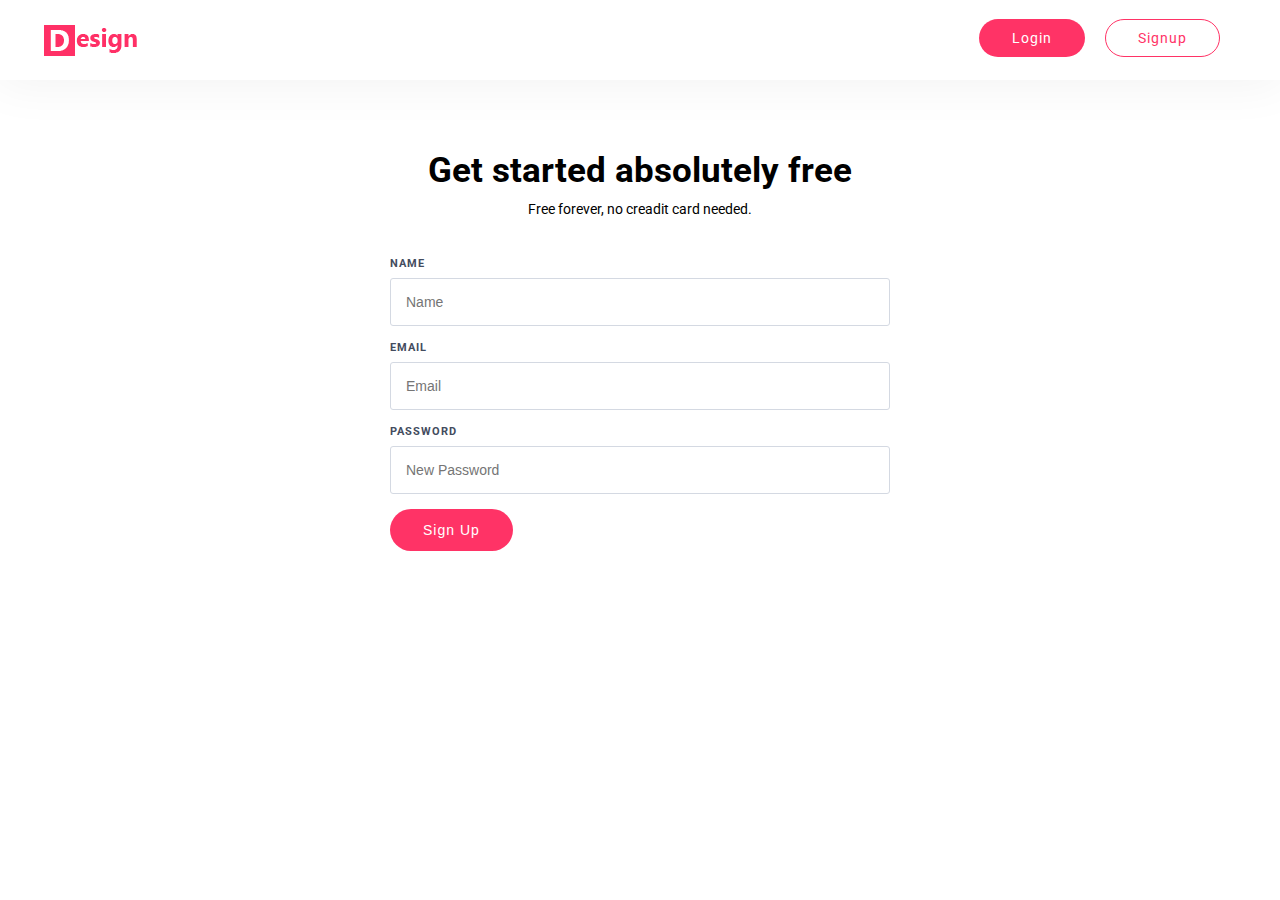
<file: index.html>
<!DOCTYPE html>
<html lang="en">
<head>
    <meta charset="UTF-8">
    <meta name="viewport" content="width=device-width, initial-scale=1.0">
    <link rel="preconnect" href="https://fonts.googleapis.com">
    <link rel="preconnect" href="https://fonts.gstatic.com" crossorigin>
    <link rel="stylesheet" href="https://fonts.googleapis.com/css2?family=Roboto:wght@300;400;500;700&display=swap">
    <link rel="stylesheet" href="assets/css/style.css">
    <title>Home Page</title>
</head>
<body>
    <!-- Navigation -->
    <nav id="nav">
        <ul class="left-nav">
            <li><a href=""><img class="logo" src="assets/images/logo.png" alt="Logo Design"></a></li>
        </ul>
        <div class="gap-h"></div>
        <ul class="right-nav">
            <li><a class="btn btn-sweet" href="">Login</a></li>
            <li><a class="btn btn-outline" href="">Signup</a></li>
        </ul>
    </nav>
    <!-- Navigation -->

    <!-- Form -->
    <section id="form">
        <div class="form-section">
            <div class="form--header">
                <h2>Get started absolutely free</h2>
                <p>Free forever, no creadit card needed.</p>
            </div>
            <div class="form--body">
                <form action="">
                    <div class="group">
                        <label for="name" class="form--label">Name</label>
                        <input type="text" name="" id="name" placeholder="Name" class="form--control">
                    </div>
                    <div class="group">
                        <label for="email" class="form--label">Email</label>
                        <input type="email" name="" id="email" placeholder="Email" class="form--control">
                    </div>
                    <div class="group">
                        <label for="password" class="form--label">Password</label>
                        <input type="password" name="" id="password" placeholder="New Password" class="form--control">
                    </div>
                    <div class="group">
                        <input type="submit" name="" value="Sign Up" class="btn btn-sweet btn-submit">
                    </div>
                </form>
            </div>
        </div>
    </section>
    <!-- Form -->
</body>
</html>
</file>
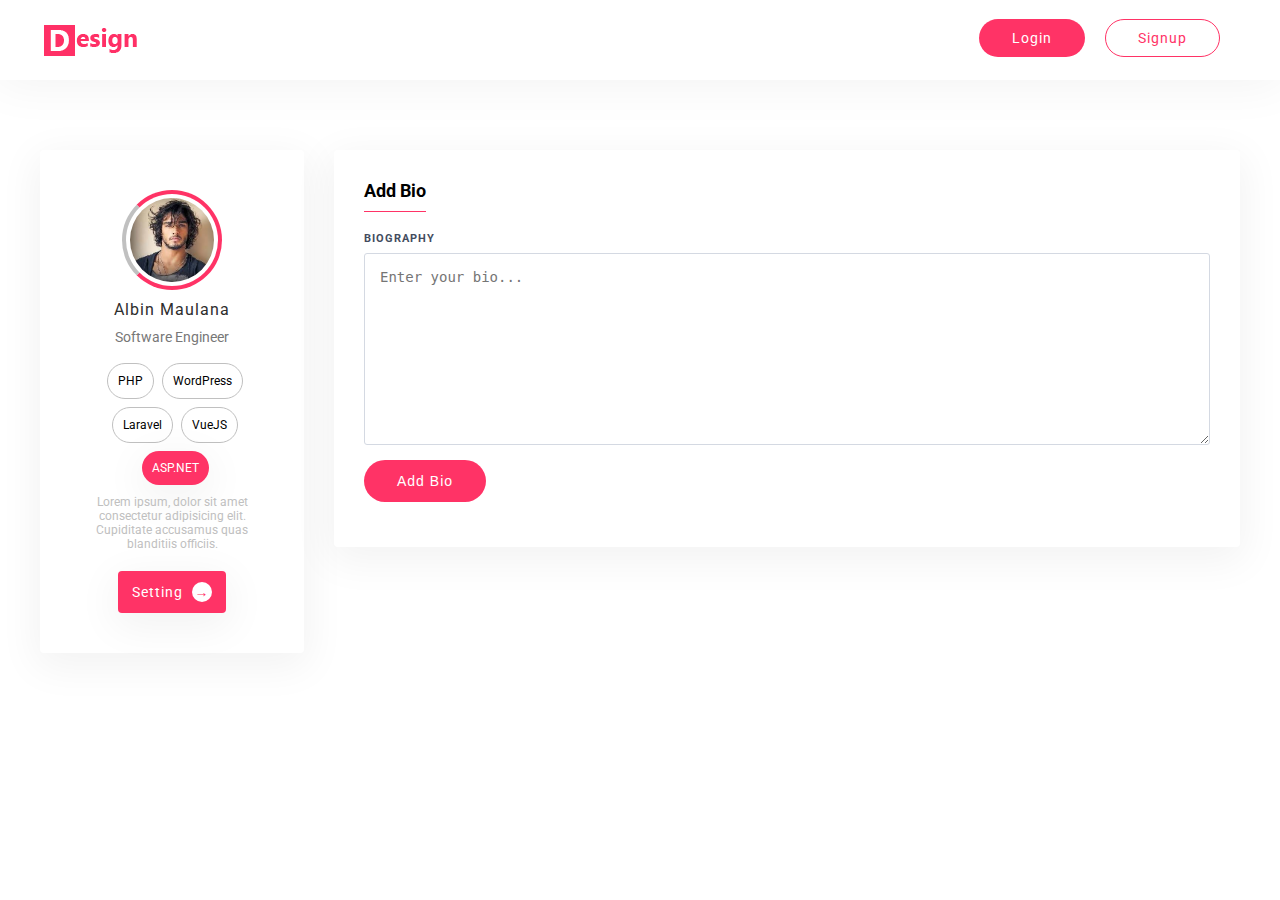
<file: add-bio.html>
<!DOCTYPE html>
<html lang="en">
<head>
    <meta charset="UTF-8">
    <meta name="viewport" content="width=device-width, initial-scale=1.0">
    <link rel="preconnect" href="https://fonts.googleapis.com">
    <link rel="preconnect" href="https://fonts.gstatic.com" crossorigin>
    <link rel="stylesheet" href="https://fonts.googleapis.com/css2?family=Roboto:wght@300;400;500;700&display=swap">
    <link rel="stylesheet" href="assets/css/style.css">
    <title>Add Bio Page</title>
</head>
<body>
    <!-- Navigation -->
    <nav id="nav">
        <ul class="left-nav">
            <li><a href=""><img class="logo" src="assets/images/logo.png" alt="Logo Design"></a></li>
        </ul>
        <div class="gap-h"></div>
        <ul class="right-nav">
            <li><a class="btn btn-sweet" href="">Login</a></li>
            <li><a class="btn btn-outline" href="">Signup</a></li>
        </ul>
    </nav>
    <!-- Navigation -->

    <!-- Container -->
    <div class="container">
        <div class="dashboard">
            <div class="card">
                <div class="card--image">
                    <img src="assets/images/profile.jpg" alt="Profile Image">
                </div>
                <div class="card--name">
                    <p>Albin Maulana</p>
                </div>
                <div class="card--job">
                    <p>Software Engineer</p>
                </div>
                <div class="card--skills">
                    <span class="skill">PHP</span>
                    <span class="skill">WordPress</span>
                    <span class="skill">Laravel</span>
                    <span class="skill">VueJS</span>
                    <span class="skill">ASP.NET</span>
                </div>
                <div class="card--intro">
                    <p>Lorem ipsum, dolor sit amet consectetur adipisicing elit. Cupiditate accusamus quas blanditiis officiis.</p>
                </div>
                <div class="card--setting">
                    <a href="#" class="btn btn-card">Setting <span class="icon">&rarr;</span></a>
                </div>
            </div>
            <div class="content">
                <div class="content-section">
                    <h1 class="content-heading">Add Bio</h1>
                    <div>
                        <form action="">
                            <div class="group">
                                <label for="bio" class="form--label">Biography</label>
                                <textarea name="bio" id="bio" cols="30" rows="10" maxlength="68" placeholder="Enter your bio..." class="form--control"></textarea>
                            </div>
                            <div class="group">
                                <input type="submit" name="" value="Add Bio" class="btn btn-sweet btn-submit">
                            </div>
                        </form>
                    </div>
                </div>
            </div>
        </div>
    </div>
    <!-- Container -->
</body>
</html>
</file>
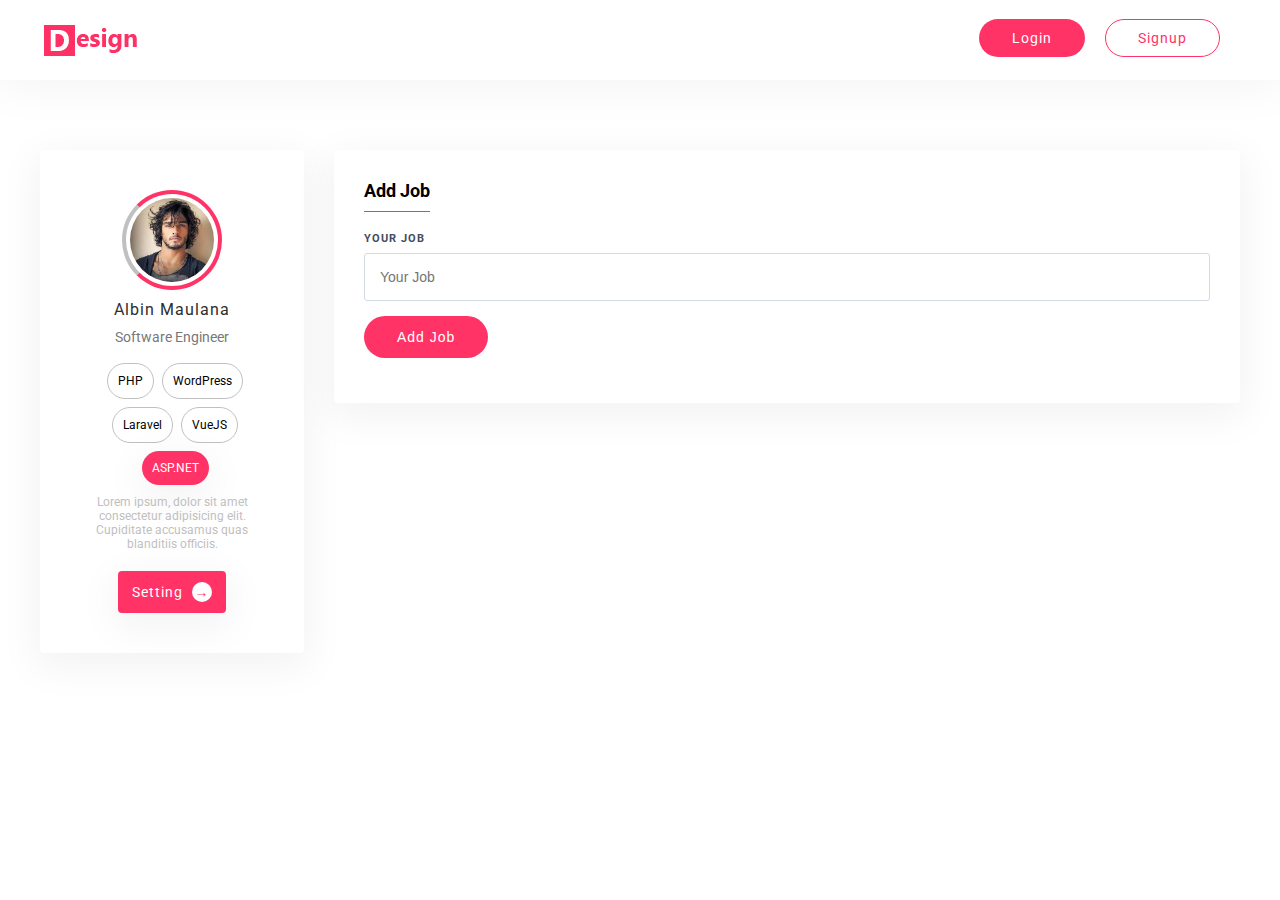
<file: add-job.html>
<!DOCTYPE html>
<html lang="en">
<head>
    <meta charset="UTF-8">
    <meta name="viewport" content="width=device-width, initial-scale=1.0">
    <link rel="preconnect" href="https://fonts.googleapis.com">
    <link rel="preconnect" href="https://fonts.gstatic.com" crossorigin>
    <link rel="stylesheet" href="https://fonts.googleapis.com/css2?family=Roboto:wght@300;400;500;700&display=swap">
    <link rel="stylesheet" href="assets/css/style.css">
    <title>Add Job Page</title>
</head>
<body>
    <!-- Navigation -->
    <nav id="nav">
        <ul class="left-nav">
            <li><a href=""><img class="logo" src="assets/images/logo.png" alt="Logo Design"></a></li>
        </ul>
        <div class="gap-h"></div>
        <ul class="right-nav">
            <li><a class="btn btn-sweet" href="">Login</a></li>
            <li><a class="btn btn-outline" href="">Signup</a></li>
        </ul>
    </nav>
    <!-- Navigation -->

    <!-- Container -->
    <div class="container">
        <div class="dashboard">
            <div class="card">
                <div class="card--image">
                    <img src="assets/images/profile.jpg" alt="Profile Image">
                </div>
                <div class="card--name">
                    <p>Albin Maulana</p>
                </div>
                <div class="card--job">
                    <p>Software Engineer</p>
                </div>
                <div class="card--skills">
                    <span class="skill">PHP</span>
                    <span class="skill">WordPress</span>
                    <span class="skill">Laravel</span>
                    <span class="skill">VueJS</span>
                    <span class="skill">ASP.NET</span>
                </div>
                <div class="card--intro">
                    <p>Lorem ipsum, dolor sit amet consectetur adipisicing elit. Cupiditate accusamus quas blanditiis officiis.</p>
                </div>
                <div class="card--setting">
                    <a href="#" class="btn btn-card">Setting <span class="icon">&rarr;</span></a>
                </div>
            </div>
            <div class="content">
                <div class="content-section">
                    <h1 class="content-heading">Add Job</h1>
                    <div>
                        <form action="">
                            <div class="group">
                                <label for="job" class="form--label">Your Job</label>
                                <input type="text" name="" id="job" placeholder="Your Job" class="form--control">
                            </div>
                            <div class="group">
                                <input type="submit" name="" value="Add Job" class="btn btn-sweet btn-submit">
                            </div>
                        </form>
                    </div>
                </div>
            </div>
        </div>
    </div>
    <!-- Container -->
</body>
</html>
</file>
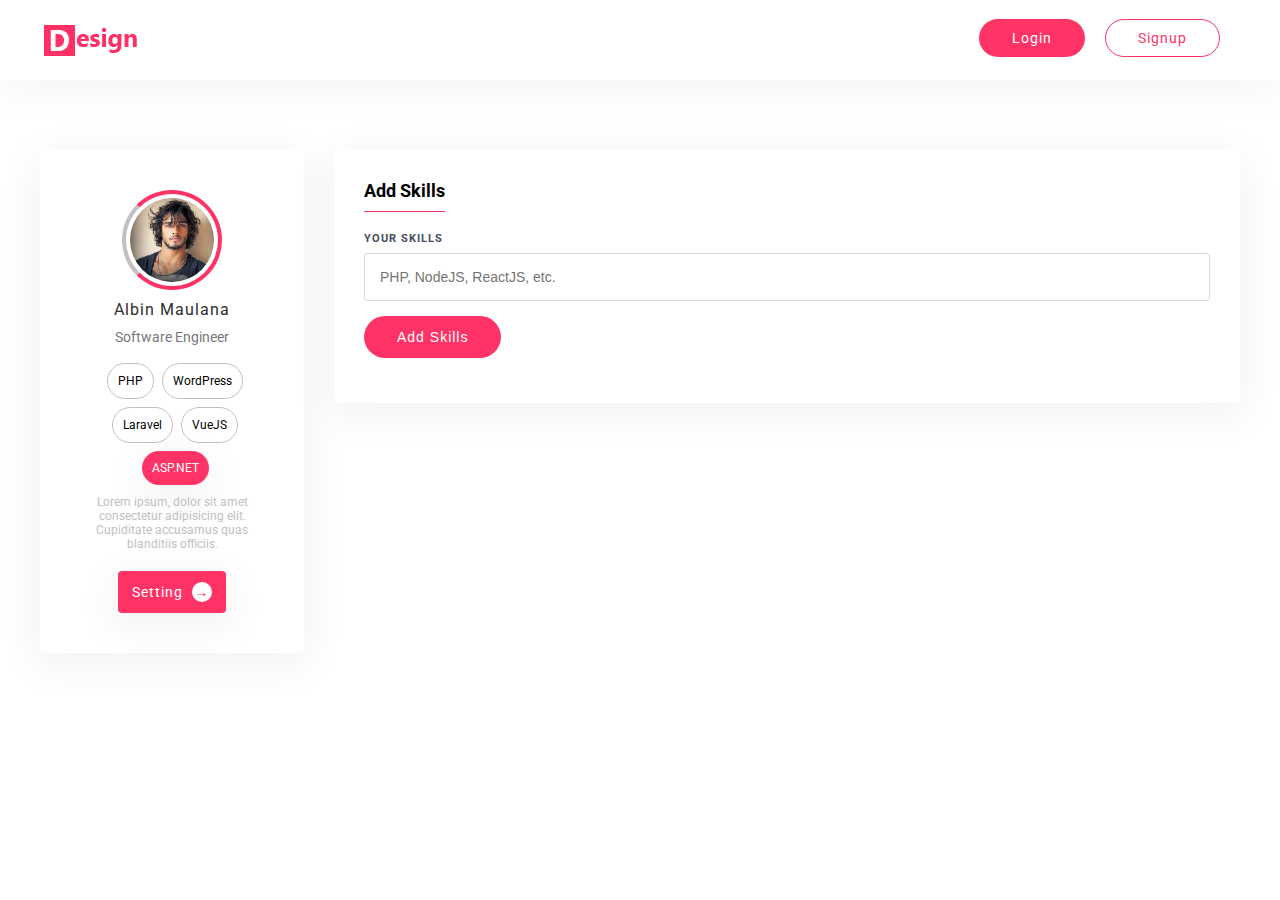
<file: add-skills.html>
<!DOCTYPE html>
<html lang="en">
<head>
    <meta charset="UTF-8">
    <meta name="viewport" content="width=device-width, initial-scale=1.0">
    <link rel="preconnect" href="https://fonts.googleapis.com">
    <link rel="preconnect" href="https://fonts.gstatic.com" crossorigin>
    <link rel="stylesheet" href="https://fonts.googleapis.com/css2?family=Roboto:wght@300;400;500;700&display=swap">
    <link rel="stylesheet" href="assets/css/style.css">
    <title>Add Skills Page</title>
</head>
<body>
    <!-- Navigation -->
    <nav id="nav">
        <ul class="left-nav">
            <li><a href=""><img class="logo" src="assets/images/logo.png" alt="Logo Design"></a></li>
        </ul>
        <div class="gap-h"></div>
        <ul class="right-nav">
            <li><a class="btn btn-sweet" href="">Login</a></li>
            <li><a class="btn btn-outline" href="">Signup</a></li>
        </ul>
    </nav>
    <!-- Navigation -->

    <!-- Container -->
    <div class="container">
        <div class="dashboard">
            <div class="card">
                <div class="card--image">
                    <img src="assets/images/profile.jpg" alt="Profile Image">
                </div>
                <div class="card--name">
                    <p>Albin Maulana</p>
                </div>
                <div class="card--job">
                    <p>Software Engineer</p>
                </div>
                <div class="card--skills">
                    <span class="skill">PHP</span>
                    <span class="skill">WordPress</span>
                    <span class="skill">Laravel</span>
                    <span class="skill">VueJS</span>
                    <span class="skill">ASP.NET</span>
                </div>
                <div class="card--intro">
                    <p>Lorem ipsum, dolor sit amet consectetur adipisicing elit. Cupiditate accusamus quas blanditiis officiis.</p>
                </div>
                <div class="card--setting">
                    <a href="#" class="btn btn-card">Setting <span class="icon">&rarr;</span></a>
                </div>
            </div>
            <div class="content">
                <div class="content-section">
                    <h1 class="content-heading">Add Skills</h1>
                    <div>
                        <form action="">
                            <div class="group">
                                <label for="skills" class="form--label">Your Skills</label>
                                <input type="text" name="" id="skills" placeholder="PHP, NodeJS, ReactJS, etc." class="form--control">
                            </div>
                            <div class="group">
                                <input type="submit" name="" value="Add Skills" class="btn btn-sweet btn-submit">
                            </div>
                        </form>
                    </div>
                </div>
            </div>
        </div>
    </div>
    <!-- Container -->
</body>
</html>
</file>
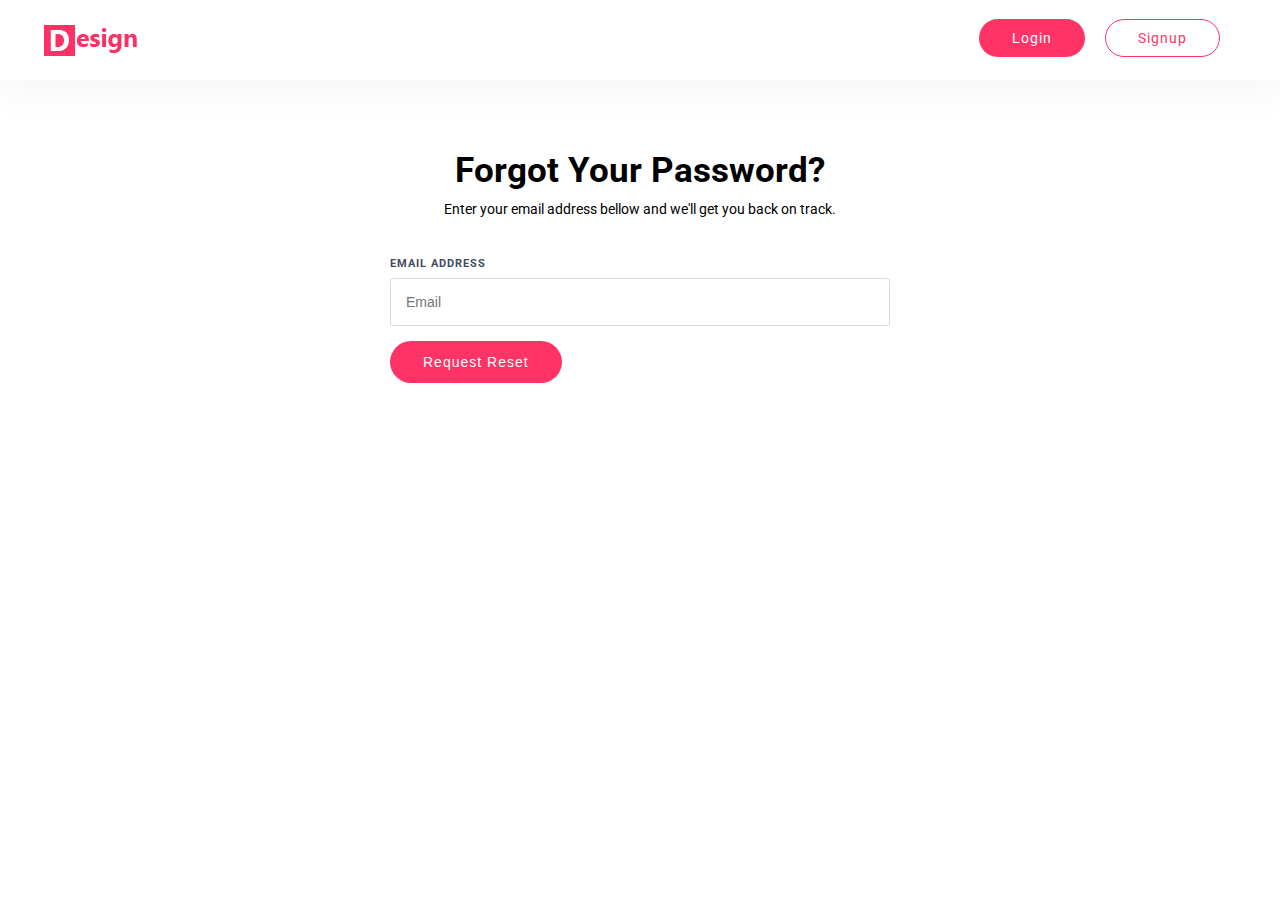
<file: forgot-password.html>
<!DOCTYPE html>
<html lang="en">
<head>
    <meta charset="UTF-8">
    <meta name="viewport" content="width=device-width, initial-scale=1.0">
    <link rel="preconnect" href="https://fonts.googleapis.com">
    <link rel="preconnect" href="https://fonts.gstatic.com" crossorigin>
    <link rel="stylesheet" href="https://fonts.googleapis.com/css2?family=Roboto:wght@300;400;500;700&display=swap">
    <link rel="stylesheet" href="assets/css/style.css">
    <title>Forgot Password Page</title>
</head>
<body>
    <!-- Navigation -->
    <nav id="nav">
        <ul class="left-nav">
            <li><a href=""><img class="logo" src="assets/images/logo.png" alt="Logo Design"></a></li>
        </ul>
        <div class="gap-h"></div>
        <ul class="right-nav">
            <li><a class="btn btn-sweet" href="">Login</a></li>
            <li><a class="btn btn-outline" href="">Signup</a></li>
        </ul>
    </nav>
    <!-- Navigation -->

    <!-- Form -->
    <section id="form">
        <div class="form-section">
            <div class="form--header">
                <h2>Forgot Your Password?</h2>
                <p>Enter your email address bellow and we'll get you back on track.</p>
            </div>
            <div class="form--body">
                <form action="">
                    <div class="group">
                        <label for="email" class="form--label">Email Address</label>
                        <input type="email" name="" id="email" placeholder="Email" class="form--control">
                    </div>
                    <div class="group">
                        <input type="submit" name="" value="Request Reset" class="btn btn-sweet btn-submit">
                    </div>
                </form>
            </div>
        </div>
    </section>
    <!-- Form -->
</body>
</html>
</file>
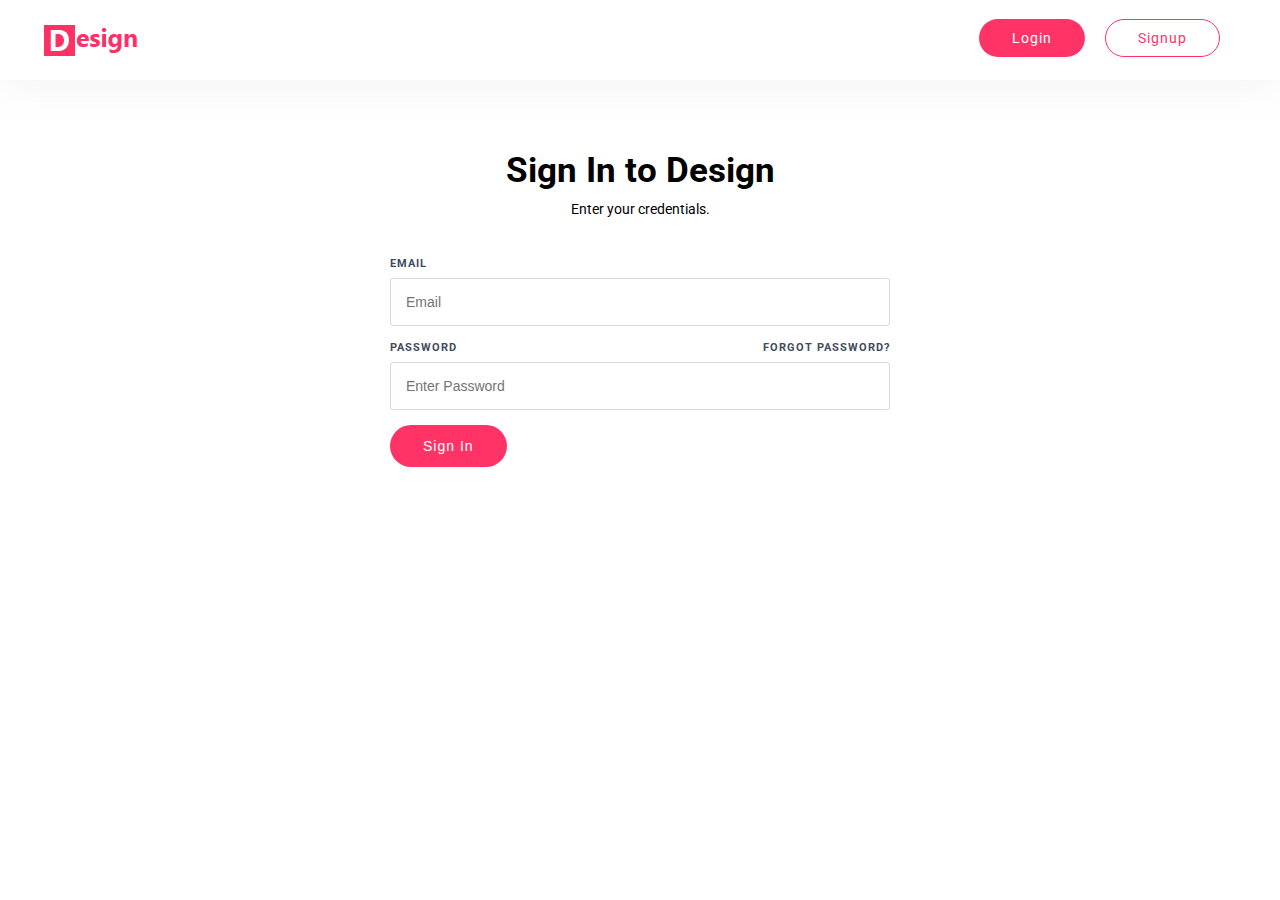
<file: login.html>
<!DOCTYPE html>
<html lang="en">
<head>
    <meta charset="UTF-8">
    <meta name="viewport" content="width=device-width, initial-scale=1.0">
    <link rel="preconnect" href="https://fonts.googleapis.com">
    <link rel="preconnect" href="https://fonts.gstatic.com" crossorigin>
    <link rel="stylesheet" href="https://fonts.googleapis.com/css2?family=Roboto:wght@300;400;500;700&display=swap">
    <link rel="stylesheet" href="assets/css/style.css">
    <title>Login Page</title>
</head>
<body>
    <!-- Navigation -->
    <nav id="nav">
        <ul class="left-nav">
            <li><a href=""><img class="logo" src="assets/images/logo.png" alt="Logo Design"></a></li>
        </ul>
        <div class="gap-h"></div>
        <ul class="right-nav">
            <li><a class="btn btn-sweet" href="">Login</a></li>
            <li><a class="btn btn-outline" href="">Signup</a></li>
        </ul>
    </nav>
    <!-- Navigation -->

    <!-- Form -->
    <section id="form">
        <div class="form-section">
            <div class="form--header">
                <h2>Sign In to Design</h2>
                <p>Enter your credentials.</p>
            </div>
            <div class="form--body">
                <form action="">
                    <div class="group">
                        <label for="email" class="form--label">Email</label>
                        <input type="email" name="" id="email" placeholder="Email" class="form--control">
                    </div>
                    <div class="group">
                        <label for="password" class="form--label">
                            Password
                            <span class="forgot-password">
                                <a href="">Forgot password?</a>
                            </span>
                        </label>
                        <input type="password" name="" id="password" placeholder="Enter Password" class="form--control">
                    </div>
                    <div class="group">
                        <input type="submit" name="" value="Sign In" class="btn btn-sweet btn-submit">
                    </div>
                </form>
            </div>
        </div>
    </section>
    <!-- Form -->
</body>
</html>
</file>
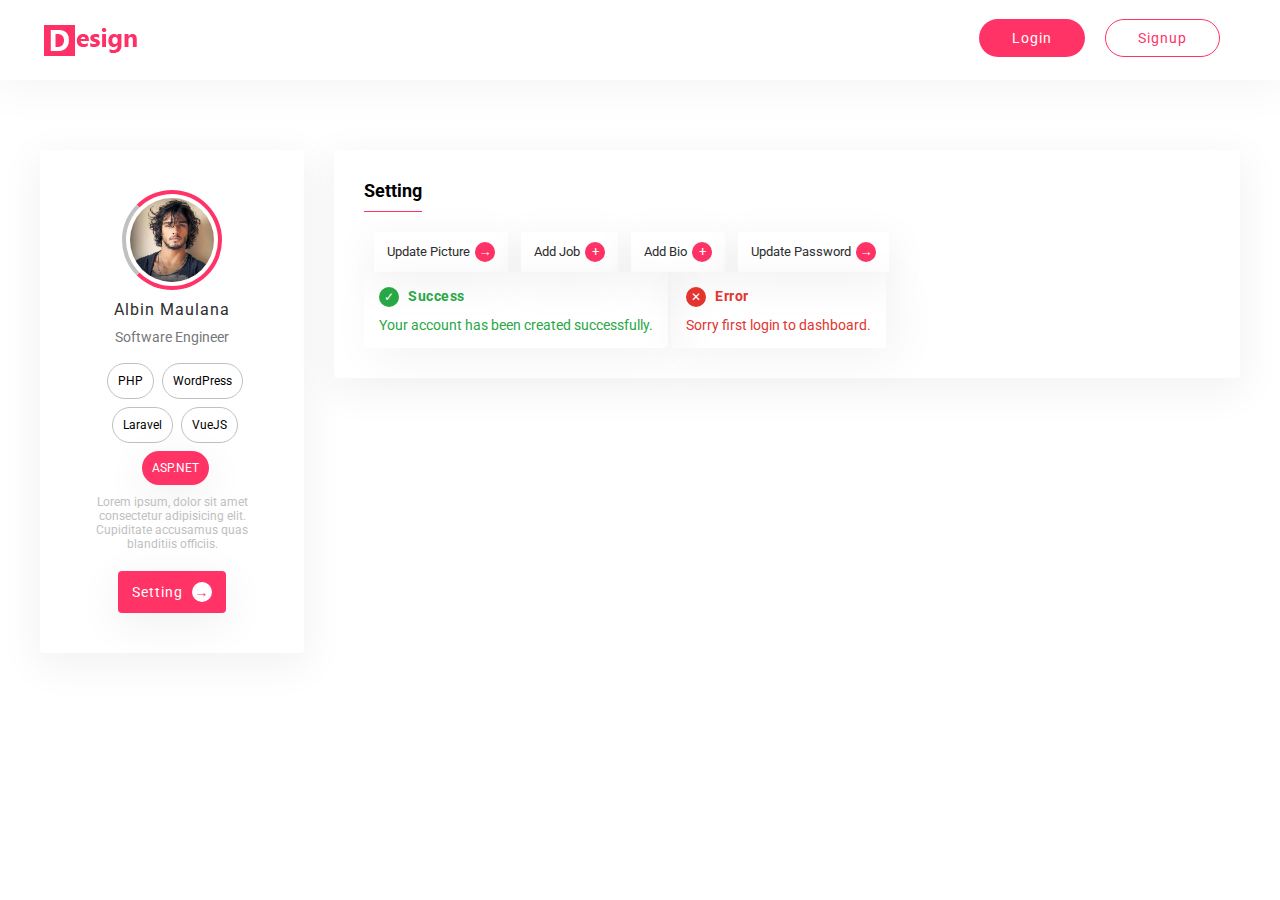
<file: profile.html>
<!DOCTYPE html>
<html lang="en">
<head>
    <meta charset="UTF-8">
    <meta name="viewport" content="width=device-width, initial-scale=1.0">
    <link rel="preconnect" href="https://fonts.googleapis.com">
    <link rel="preconnect" href="https://fonts.gstatic.com" crossorigin>
    <link rel="stylesheet" href="https://fonts.googleapis.com/css2?family=Roboto:wght@300;400;500;700&display=swap">
    <link rel="stylesheet" href="assets/css/style.css">
    <title>Profile Page</title>
</head>
<body>
    <!-- Navigation -->
    <nav id="nav">
        <ul class="left-nav">
            <li><a href=""><img class="logo" src="assets/images/logo.png" alt="Logo Design"></a></li>
        </ul>
        <div class="gap-h"></div>
        <ul class="right-nav">
            <li><a class="btn btn-sweet" href="">Login</a></li>
            <li><a class="btn btn-outline" href="">Signup</a></li>
        </ul>
    </nav>
    <!-- Navigation -->

    <!-- Container -->
    <div class="container">
        <div class="dashboard">
            <div class="card">
                <div class="card--image">
                    <img src="assets/images/profile.jpg" alt="Profile Image">
                </div>
                <div class="card--name">
                    <p>Albin Maulana</p>
                </div>
                <div class="card--job">
                    <p>Software Engineer</p>
                </div>
                <div class="card--skills">
                    <span class="skill">PHP</span>
                    <span class="skill">WordPress</span>
                    <span class="skill">Laravel</span>
                    <span class="skill">VueJS</span>
                    <span class="skill">ASP.NET</span>
                </div>
                <div class="card--intro">
                    <p>Lorem ipsum, dolor sit amet consectetur adipisicing elit. Cupiditate accusamus quas blanditiis officiis.</p>
                </div>
                <div class="card--setting">
                    <a href="#" class="btn btn-card">Setting <span class="icon">&rarr;</span></a>
                </div>
            </div>
            <div class="content">
                <div class="content-section">
                    <h1 class="content-heading">Setting</h1>
                    <div>
                        <span class="btn-section"><a href="#" class="btn-white">Update Picture<span class="icon">&rarr;</span></a></span>
                        <span class="btn-section"><a href="#" class="btn-white">Add Job<span class="icon">&#43;</span></a></span>
                        <span class="btn-section"><a href="#" class="btn-white">Add Bio<span class="icon">&#43;</span></a></span>
                        <span class="btn-section"><a href="#" class="btn-white">Update Password<span class="icon">&rarr;</span></a></span>
                    </div>
                    <div class="alert alert-success">
                        <div class="alert-heading">
                            <span class="alert-icon">&check;</span>
                            <span class="alert-text"><strong>Success</strong></span>
                        </div>
                        <div class="alert-body">
                            Your account has been created successfully.
                        </div>
                    </div>
                    <div class="alert alert-danger">
                        <div class="alert-heading">
                            <span class="alert-icon">&#10005;</span>
                            <span class="alert-text"><strong>Error</strong></span>
                        </div>
                        <div class="alert-body">
                            Sorry first login to dashboard.
                        </div>
                    </div>
                </div>
            </div>
        </div>
    </div>
    <!-- Container -->
</body>
</html>
</file>
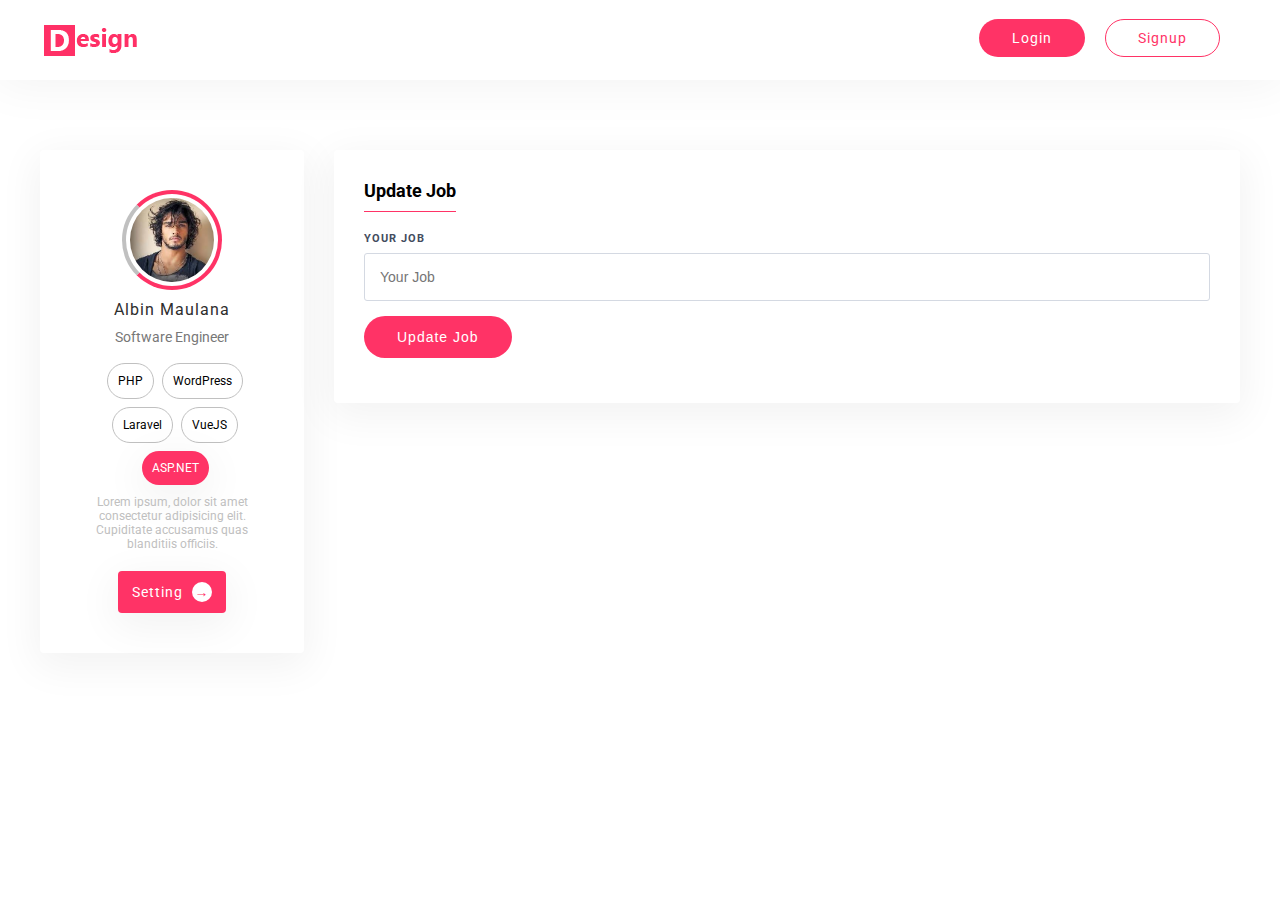
<file: update-job.html>
<!DOCTYPE html>
<html lang="en">
<head>
    <meta charset="UTF-8">
    <meta name="viewport" content="width=device-width, initial-scale=1.0">
    <link rel="preconnect" href="https://fonts.googleapis.com">
    <link rel="preconnect" href="https://fonts.gstatic.com" crossorigin>
    <link rel="stylesheet" href="https://fonts.googleapis.com/css2?family=Roboto:wght@300;400;500;700&display=swap">
    <link rel="stylesheet" href="assets/css/style.css">
    <title>Update Job Page</title>
</head>
<body>
    <!-- Navigation -->
    <nav id="nav">
        <ul class="left-nav">
            <li><a href=""><img class="logo" src="assets/images/logo.png" alt="Logo Design"></a></li>
        </ul>
        <div class="gap-h"></div>
        <ul class="right-nav">
            <li><a class="btn btn-sweet" href="">Login</a></li>
            <li><a class="btn btn-outline" href="">Signup</a></li>
        </ul>
    </nav>
    <!-- Navigation -->

    <!-- Container -->
    <div class="container">
        <div class="dashboard">
            <div class="card">
                <div class="card--image">
                    <img src="assets/images/profile.jpg" alt="Profile Image">
                </div>
                <div class="card--name">
                    <p>Albin Maulana</p>
                </div>
                <div class="card--job">
                    <p>Software Engineer</p>
                </div>
                <div class="card--skills">
                    <span class="skill">PHP</span>
                    <span class="skill">WordPress</span>
                    <span class="skill">Laravel</span>
                    <span class="skill">VueJS</span>
                    <span class="skill">ASP.NET</span>
                </div>
                <div class="card--intro">
                    <p>Lorem ipsum, dolor sit amet consectetur adipisicing elit. Cupiditate accusamus quas blanditiis officiis.</p>
                </div>
                <div class="card--setting">
                    <a href="#" class="btn btn-card">Setting <span class="icon">&rarr;</span></a>
                </div>
            </div>
            <div class="content">
                <div class="content-section">
                    <h1 class="content-heading">Update Job</h1>
                    <div>
                        <form action="">
                            <div class="group">
                                <label for="job" class="form--label">Your Job</label>
                                <input type="text" name="" id="job" placeholder="Your Job" class="form--control">
                            </div>
                            <div class="group">
                                <input type="submit" name="" value="Update Job" class="btn btn-sweet btn-submit">
                            </div>
                        </form>
                    </div>
                </div>
            </div>
        </div>
    </div>
    <!-- Container -->
</body>
</html>
</file>
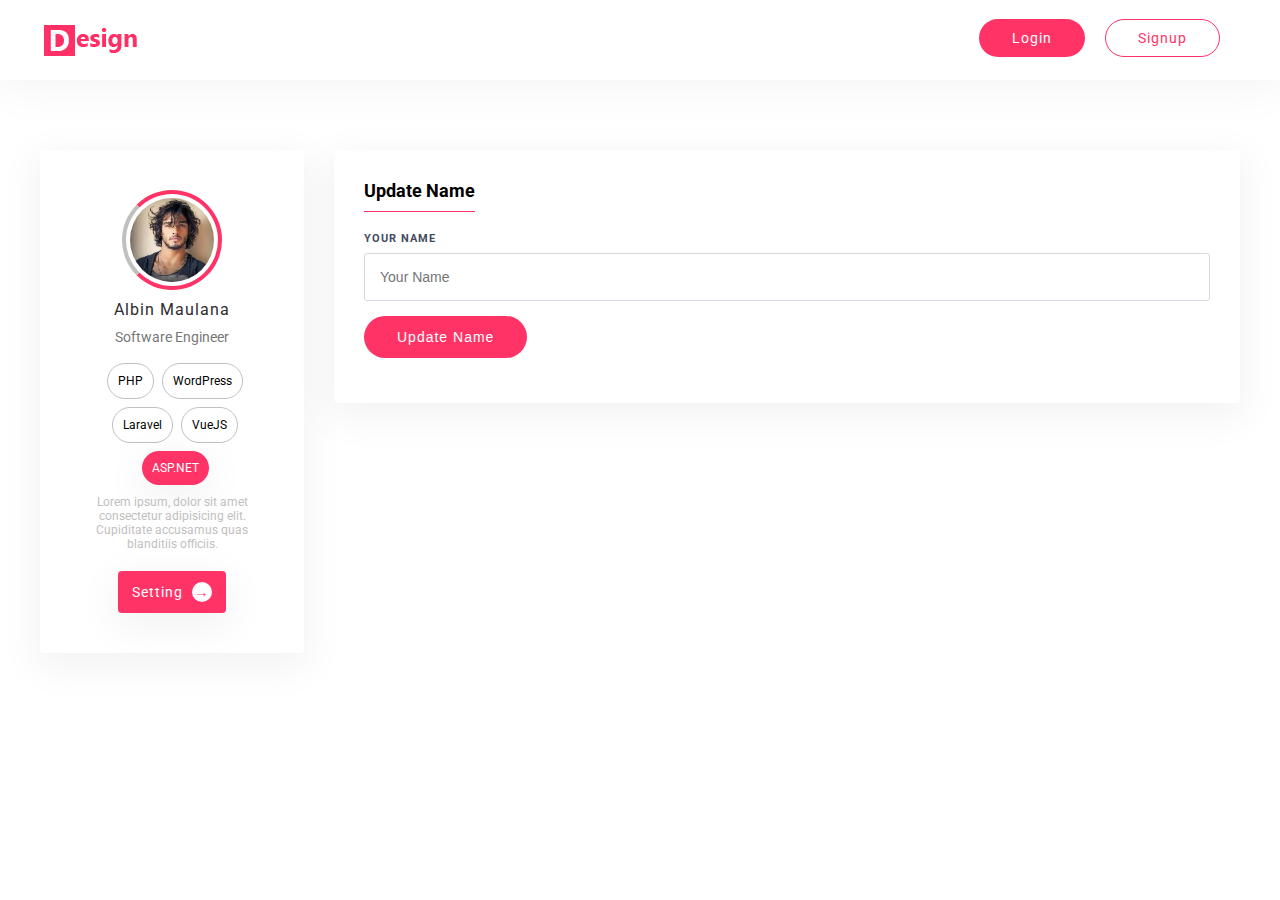
<file: update-name.html>
<!DOCTYPE html>
<html lang="en">
<head>
    <meta charset="UTF-8">
    <meta name="viewport" content="width=device-width, initial-scale=1.0">
    <link rel="preconnect" href="https://fonts.googleapis.com">
    <link rel="preconnect" href="https://fonts.gstatic.com" crossorigin>
    <link rel="stylesheet" href="https://fonts.googleapis.com/css2?family=Roboto:wght@300;400;500;700&display=swap">
    <link rel="stylesheet" href="assets/css/style.css">
    <title>Update Name Page</title>
</head>
<body>
    <!-- Navigation -->
    <nav id="nav">
        <ul class="left-nav">
            <li><a href=""><img class="logo" src="assets/images/logo.png" alt="Logo Design"></a></li>
        </ul>
        <div class="gap-h"></div>
        <ul class="right-nav">
            <li><a class="btn btn-sweet" href="">Login</a></li>
            <li><a class="btn btn-outline" href="">Signup</a></li>
        </ul>
    </nav>
    <!-- Navigation -->

    <!-- Container -->
    <div class="container">
        <div class="dashboard">
            <div class="card">
                <div class="card--image">
                    <img src="assets/images/profile.jpg" alt="Profile Image">
                </div>
                <div class="card--name">
                    <p>Albin Maulana</p>
                </div>
                <div class="card--job">
                    <p>Software Engineer</p>
                </div>
                <div class="card--skills">
                    <span class="skill">PHP</span>
                    <span class="skill">WordPress</span>
                    <span class="skill">Laravel</span>
                    <span class="skill">VueJS</span>
                    <span class="skill">ASP.NET</span>
                </div>
                <div class="card--intro">
                    <p>Lorem ipsum, dolor sit amet consectetur adipisicing elit. Cupiditate accusamus quas blanditiis officiis.</p>
                </div>
                <div class="card--setting">
                    <a href="#" class="btn btn-card">Setting <span class="icon">&rarr;</span></a>
                </div>
            </div>
            <div class="content">
                <div class="content-section">
                    <h1 class="content-heading">Update Name</h1>
                    <div>
                        <form action="">
                            <div class="group">
                                <label for="name" class="form--label">Your Name</label>
                                <input type="text" name="" id="name" placeholder="Your Name" class="form--control">
                            </div>
                            <div class="group">
                                <input type="submit" name="" value="Update Name" class="btn btn-sweet btn-submit">
                            </div>
                        </form>
                    </div>
                </div>
            </div>
        </div>
    </div>
    <!-- Container -->
</body>
</html>
</file>
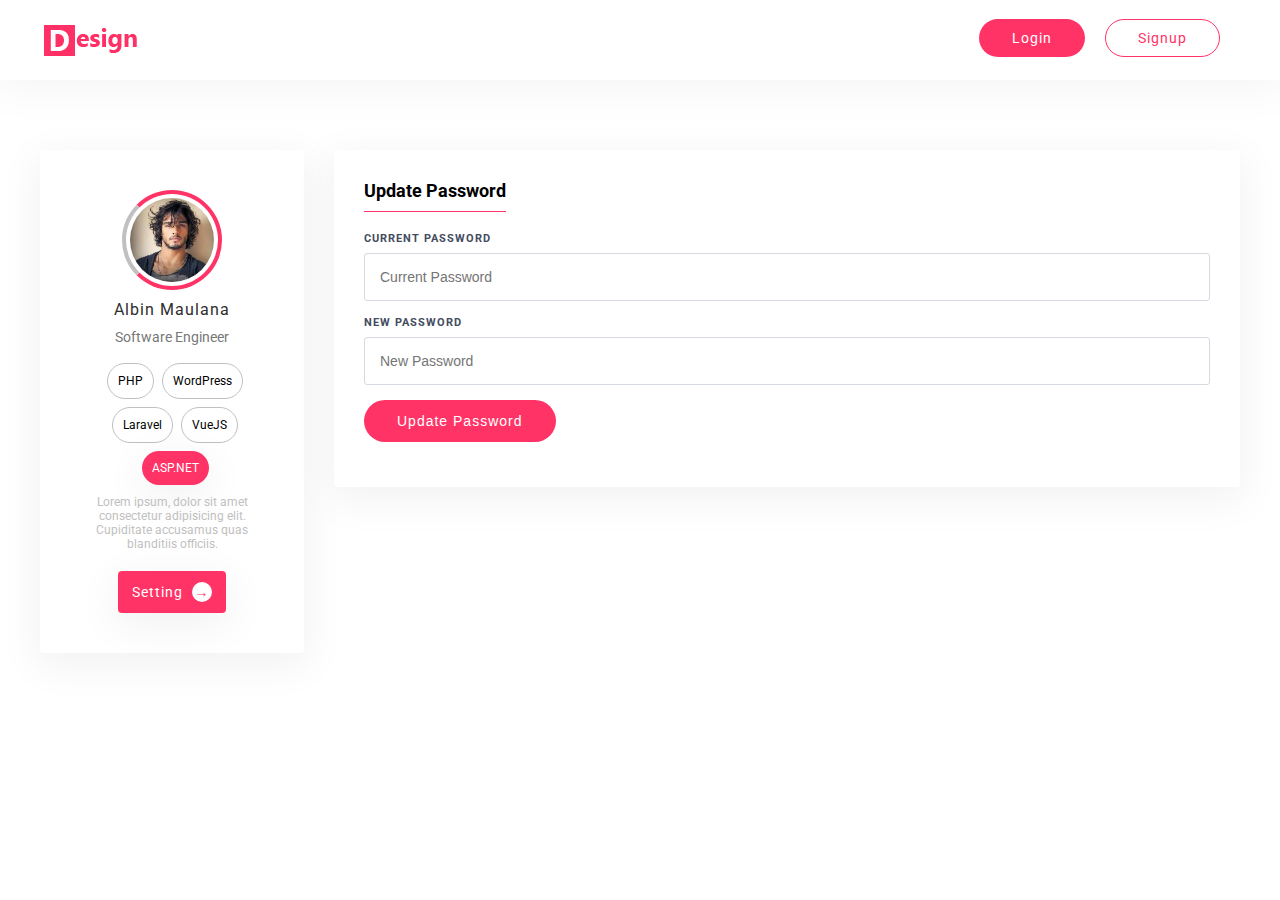
<file: update-password.html>
<!DOCTYPE html>
<html lang="en">
<head>
    <meta charset="UTF-8">
    <meta name="viewport" content="width=device-width, initial-scale=1.0">
    <link rel="preconnect" href="https://fonts.googleapis.com">
    <link rel="preconnect" href="https://fonts.gstatic.com" crossorigin>
    <link rel="stylesheet" href="https://fonts.googleapis.com/css2?family=Roboto:wght@300;400;500;700&display=swap">
    <link rel="stylesheet" href="assets/css/style.css">
    <title>Update Password Page</title>
</head>
<body>
    <!-- Navigation -->
    <nav id="nav">
        <ul class="left-nav">
            <li><a href=""><img class="logo" src="assets/images/logo.png" alt="Logo Design"></a></li>
        </ul>
        <div class="gap-h"></div>
        <ul class="right-nav">
            <li><a class="btn btn-sweet" href="">Login</a></li>
            <li><a class="btn btn-outline" href="">Signup</a></li>
        </ul>
    </nav>
    <!-- Navigation -->

    <!-- Container -->
    <div class="container">
        <div class="dashboard">
            <div class="card">
                <div class="card--image">
                    <img src="assets/images/profile.jpg" alt="Profile Image">
                </div>
                <div class="card--name">
                    <p>Albin Maulana</p>
                </div>
                <div class="card--job">
                    <p>Software Engineer</p>
                </div>
                <div class="card--skills">
                    <span class="skill">PHP</span>
                    <span class="skill">WordPress</span>
                    <span class="skill">Laravel</span>
                    <span class="skill">VueJS</span>
                    <span class="skill">ASP.NET</span>
                </div>
                <div class="card--intro">
                    <p>Lorem ipsum, dolor sit amet consectetur adipisicing elit. Cupiditate accusamus quas blanditiis officiis.</p>
                </div>
                <div class="card--setting">
                    <a href="#" class="btn btn-card">Setting <span class="icon">&rarr;</span></a>
                </div>
            </div>
            <div class="content">
                <div class="content-section">
                    <h1 class="content-heading">Update Password</h1>
                    <div>
                        <form action="">
                            <div class="group">
                                <label for="curent-password" class="form--label">Current Password</label>
                                <input type="password" name="" id="curent-password" placeholder="Current Password" class="form--control">
                            </div>
                            <div class="group">
                                <label for="new-password" class="form--label">New Password</label>
                                <input type="password" name="" id="new-password" placeholder="New Password" class="form--control">
                            </div>
                            <div class="group">
                                <input type="submit" name="" value="Update Password" class="btn btn-sweet btn-submit">
                            </div>
                        </form>
                    </div>
                </div>
            </div>
        </div>
    </div>
    <!-- Container -->
</body>
</html>
</file>
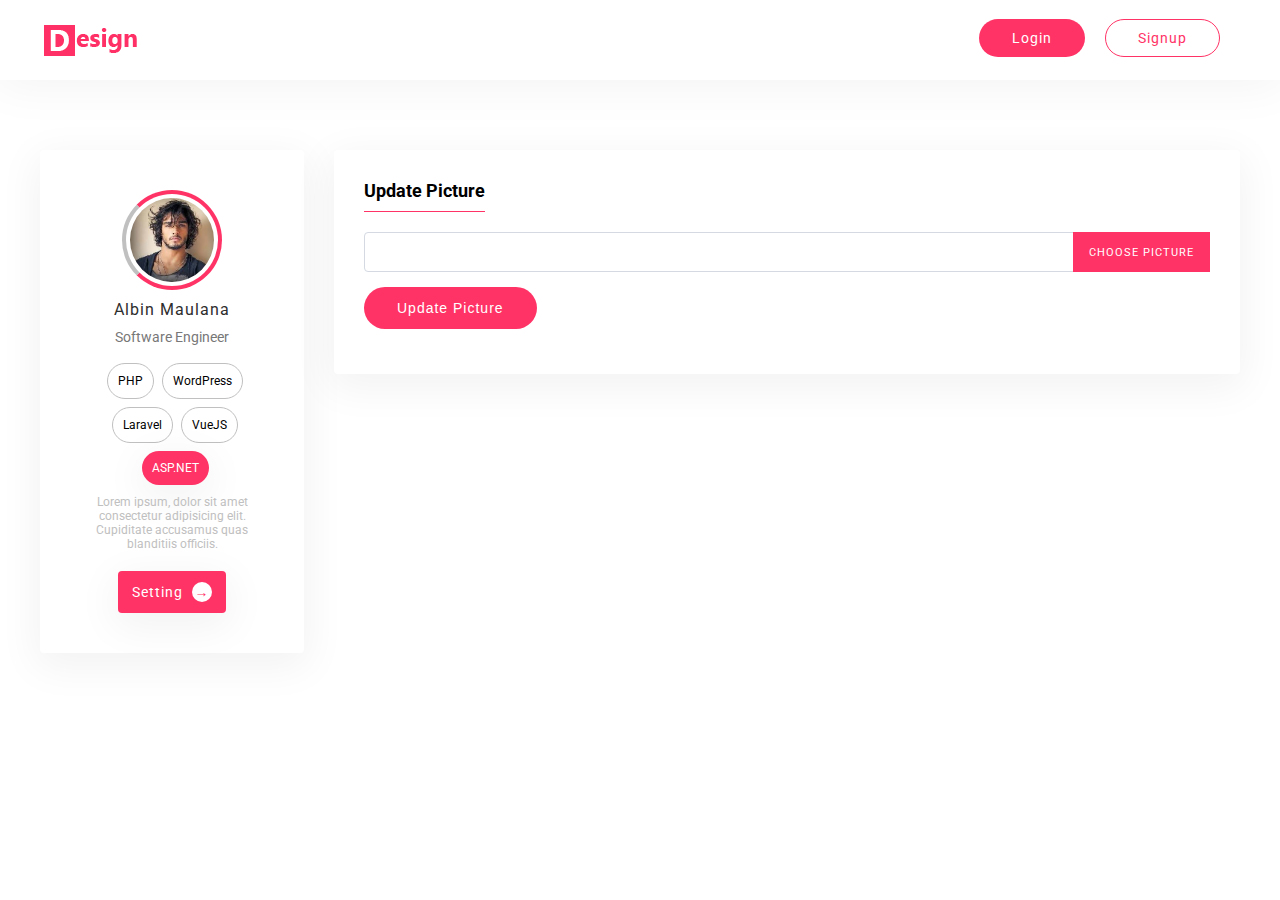
<file: update-picture.html>
<!DOCTYPE html>
<html lang="en">
<head>
    <meta charset="UTF-8">
    <meta name="viewport" content="width=device-width, initial-scale=1.0">
    <link rel="preconnect" href="https://fonts.googleapis.com">
    <link rel="preconnect" href="https://fonts.gstatic.com" crossorigin>
    <link rel="stylesheet" href="https://fonts.googleapis.com/css2?family=Roboto:wght@300;400;500;700&display=swap">
    <link rel="stylesheet" href="assets/css/style.css">
    <title>Update Picture Page</title>
</head>
<body>
    <!-- Navigation -->
    <nav id="nav">
        <ul class="left-nav">
            <li><a href=""><img class="logo" src="assets/images/logo.png" alt="Logo Design"></a></li>
        </ul>
        <div class="gap-h"></div>
        <ul class="right-nav">
            <li><a class="btn btn-sweet" href="">Login</a></li>
            <li><a class="btn btn-outline" href="">Signup</a></li>
        </ul>
    </nav>
    <!-- Navigation -->

    <!-- Container -->
    <div class="container">
        <div class="dashboard">
            <div class="card">
                <div class="card--image">
                    <img src="assets/images/profile.jpg" alt="Profile Image">
                </div>
                <div class="card--name">
                    <p>Albin Maulana</p>
                </div>
                <div class="card--job">
                    <p>Software Engineer</p>
                </div>
                <div class="card--skills">
                    <span class="skill">PHP</span>
                    <span class="skill">WordPress</span>
                    <span class="skill">Laravel</span>
                    <span class="skill">VueJS</span>
                    <span class="skill">ASP.NET</span>
                </div>
                <div class="card--intro">
                    <p>Lorem ipsum, dolor sit amet consectetur adipisicing elit. Cupiditate accusamus quas blanditiis officiis.</p>
                </div>
                <div class="card--setting">
                    <a href="#" class="btn btn-card">Setting <span class="icon">&rarr;</span></a>
                </div>
            </div>
            <div class="content">
                <div class="content-section">
                    <h1 class="content-heading">Update Picture</h1>
                    <div>
                        <form action="">
                            <div class="group">
                                <label for="picture" class="form--label" id="label"></label>
                                <input type="file" name="picture" id="picture" class="profile-picture" onchange="picture_name();">
                            </div>
                            <div class="group">
                                <input type="submit" name="" value="Update Picture" class="btn btn-sweet btn-submit">
                            </div>
                        </form>
                    </div>
                </div>
            </div>
        </div>
    </div>
    <!-- Container -->

    <script>
        function picture_name() {
            let picture = document.getElementById('picture').value;
            let pictureName = picture.split('\\');
            let index = pictureName.length - 1;
            let label = document.getElementById('label');

            label.innerText = pictureName[index];
        }
    </script>
</body>
</html>
</file>
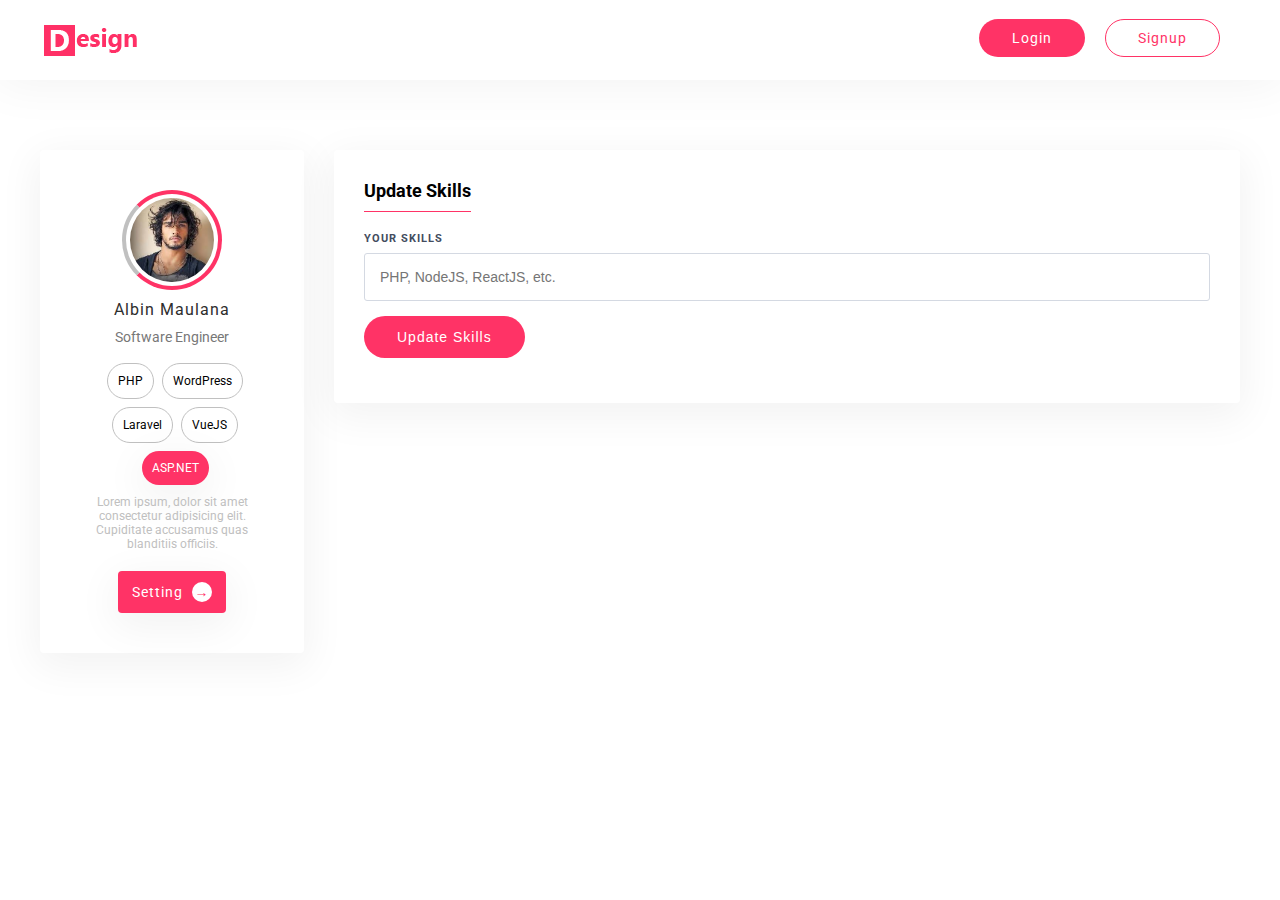
<file: update-skills.html>
<!DOCTYPE html>
<html lang="en">
<head>
    <meta charset="UTF-8">
    <meta name="viewport" content="width=device-width, initial-scale=1.0">
    <link rel="preconnect" href="https://fonts.googleapis.com">
    <link rel="preconnect" href="https://fonts.gstatic.com" crossorigin>
    <link rel="stylesheet" href="https://fonts.googleapis.com/css2?family=Roboto:wght@300;400;500;700&display=swap">
    <link rel="stylesheet" href="assets/css/style.css">
    <title>Update Skills Page</title>
</head>
<body>
    <!-- Navigation -->
    <nav id="nav">
        <ul class="left-nav">
            <li><a href=""><img class="logo" src="assets/images/logo.png" alt="Logo Design"></a></li>
        </ul>
        <div class="gap-h"></div>
        <ul class="right-nav">
            <li><a class="btn btn-sweet" href="">Login</a></li>
            <li><a class="btn btn-outline" href="">Signup</a></li>
        </ul>
    </nav>
    <!-- Navigation -->

    <!-- Container -->
    <div class="container">
        <div class="dashboard">
            <div class="card">
                <div class="card--image">
                    <img src="assets/images/profile.jpg" alt="Profile Image">
                </div>
                <div class="card--name">
                    <p>Albin Maulana</p>
                </div>
                <div class="card--job">
                    <p>Software Engineer</p>
                </div>
                <div class="card--skills">
                    <span class="skill">PHP</span>
                    <span class="skill">WordPress</span>
                    <span class="skill">Laravel</span>
                    <span class="skill">VueJS</span>
                    <span class="skill">ASP.NET</span>
                </div>
                <div class="card--intro">
                    <p>Lorem ipsum, dolor sit amet consectetur adipisicing elit. Cupiditate accusamus quas blanditiis officiis.</p>
                </div>
                <div class="card--setting">
                    <a href="#" class="btn btn-card">Setting <span class="icon">&rarr;</span></a>
                </div>
            </div>
            <div class="content">
                <div class="content-section">
                    <h1 class="content-heading">Update Skills</h1>
                    <div>
                        <form action="">
                            <div class="group">
                                <label for="skills" class="form--label">Your Skills</label>
                                <input type="text" name="" id="skills" placeholder="PHP, NodeJS, ReactJS, etc." class="form--control">
                            </div>
                            <div class="group">
                                <input type="submit" name="" value="Update Skills" class="btn btn-sweet btn-submit">
                            </div>
                        </form>
                    </div>
                </div>
            </div>
        </div>
    </div>
    <!-- Container -->
</body>
</html>
</file>
<file: assets/css/style.css>
/*
====================
       Styles       
====================
*/

* {
    margin: 0;
    padding: 0;
    box-sizing: border-box;
}

/*
====================
   CSS Variables    
====================
*/

:root {
    --color-white: #FFFFFF;
    --color-black: #101112;
    --color-main: #FF3366;
    --color-dark: #2E2E2E;
    --color-silver: #D4D9E2;
    --color-red: #E3342F;
    --color-green: #28A745;
}

html {
    font-size: 10px;
}

body {
    font-family: "Roboto", sans-serif;
    font-weight: 400;
}

nav#nav {
    width: 100%;
    height: 8rem;
    line-height: 8rem;
    background: var(--color-white);
    display: flex;
    padding: 0 4rem;
    box-shadow: 0 0 5rem .5rem rgba(0, 0, 0, .05);
}

.left-nav {
    list-style: none;
}

.logo {
    display: inline-block;
    vertical-align: middle;
}

.right-nav {
    display: flex;
}

.right-nav li {
    list-style: none;
}

.right-nav li a {
    text-decoration: none;
    margin-right: 2rem;
}

.gap-h {
    margin: 0 auto;
}

.btn {
    display: inline;
    color: var(--color-white);
    cursor: pointer;
    font-weight: 400;
    font-size: 1.4rem;
    line-height: 0;
    text-decoration: none;
    border: 1px solid transparent;
    border-radius: 3rem;
    outline: none;
    padding: 1rem 3.2rem;
    letter-spacing: 1px;
}

.btn-sweet {
    background: var(--color-main);
}

.btn-outline {
    border-color: var(--color-main);
    color: var(--color-main);
}

.btn-submit {
    padding: 2rem 3.2rem;
}

.btn-white {
    display: inline-block;
    padding: 1rem 1.3rem;
    background: var(--color-white);
    border-radius: 0;
    color: var(--color-dark);
    text-decoration: none;
    box-shadow: 0 1rem 4rem .5rem rgba(0, 0, 0, .05);
}


.btn-white .icon {
    display: inline-block;
    margin-left: .5rem;
    width: 2rem;
    height: 2rem;
    line-height: 2rem;
    text-align: center;
    border-radius: 50%;
    color: var(--color-white);
    background: var(--color-main);
}

.btn-card {
    display: inline-block;
    padding: 1rem 1.3rem;
    background: var(--color-main);
    border-radius: .4rem;
    color: var(--color-white);
    text-decoration: none;
    box-shadow: 0 1rem 4rem .5rem rgba(0, 0, 0, .05);
}


.btn-card .icon {
    display: inline-block;
    margin-left: .5rem;
    width: 2rem;
    height: 2rem;
    line-height: 2rem;
    text-align: center;
    border-radius: 50%;
    color: var(--color-main);
    background: var(--color-white);
}

.btn-section {
    margin-left: 1rem;
}

#form {
    margin: 7rem 5rem;
    display: flex;
    justify-content: center;
}

.form-section {
    width: 50rem;
}

.form--header {
    margin-bottom: 4rem;
    text-align: center;
}

.form--header h2 {
    font-size: 3.5rem;
}

.form--header p {
    font-size: 1.4rem;
    margin-top: 1rem;
}

.group {
    margin-bottom: 1.5rem;
}

.form--label {
    position: relative;
    display: block;
    font-weight: 700;
    font-size: 1.1rem;
    color: #434C5E;
    margin-bottom: .8rem;
    letter-spacing: 1px;
    text-transform: uppercase;
}

.form--control {
    width: 100%;
    display: block;
    padding: 1.5rem;
    border-radius: 3px;
    border: 1px solid var(--color-silver);
    font-size: 1.4rem;
    color: #596377;
    outline: none;
}

.forgot-password {
    position: absolute;
    top: 0;
    right: 0;
}

.forgot-password a {
    font-weight: 700;
    font-size: 1.1rem;
    color: #434C5E;
    text-decoration: none;
    text-transform: uppercase;
}

/*
====================
     Dashboard      
====================
*/

.container {
    margin: 0 4rem;
}

.dashboard {
    display: flex;
    margin: 7rem 0;
    width: 100%;
}

.card {
    width: 22%;
    background-color: var(--color-white);
    box-shadow: 0 1rem 4rem .5rem rgba(0, 0, 0, 0.05);
    padding: 4rem;
    text-align: center;
    border-radius: .4rem;
}

.card--image {
    width: 10rem;
    height: 10rem;
    margin: 0 auto;
}

.card--image img {
    width: 10rem;
    height: 10rem;
    padding: .4rem;
    border-radius: 50%;
    border-top: 4px solid var(--color-main);
    border-right: 4px solid var(--color-main);
    border-bottom: 4px solid var(--color-main);
    border-left: 4px solid silver;
}

.card--name {
    margin: 1rem 0;
    font-size: 1.6rem;
    font-weight: 400;
    letter-spacing: 1px;
    color: #2E2E2E;
}

.card--job {
    font-size: 1.4rem;
    color: #777777;
}

.card--skills {
    margin: 1rem 0;
}

.skill {
    display: inline-block;
    padding: 1rem;
    border: 1px solid silver;
    border-radius: 3rem;
    font-size: 1.2rem;
    font-weight: 400;
    margin-top: .8rem;
    margin-left: .6rem;
}

.skill:last-child {
    background: var(--color-main);
    border: none;
    color: var(--color-white);
    box-shadow: 0 1rem 4rem .5rem rgba(0, 0, 0, .05);
}

.card--intro {
    margin: 1rem 0 1.5rem 0;
    font-size: 1.2rem;
    color: silver;
}

.card--setting {
    margin: 2rem 0 0 0;
}

.content {
    width: 78%;
}

.content-section {
    font-size: 1.3rem;
    background: var(--color-white);
    margin-left: 3rem;
    padding: 3rem;
    border-radius: .4rem;
    box-shadow: 0 1rem 4rem .5rem rgba(0, 0, 0, 0.05);
}

.content-heading {
    display: inline-block;
    margin-bottom: 2rem;
    padding-bottom: 1rem;
    border-bottom: .1rem solid var(--color-main);
    font-size: 1.8rem;
}

#label {
    display: block;
    position: relative;
    padding: 0 1.5rem;
    width: 100%;
    height: 4rem;
    line-height: 4rem;
    border: 1px solid var(--color-silver);
    border-radius: 4px;
    outline: none;
    cursor: pointer;
    font-weight: normal;
}

#label::after {
    position: absolute;
    content: "Choose Picture";
    top: -1px;
    right: -1px;
    height: 100%;
    width: auto;
    padding: 0 1.5rem;
    color: var(--color-white);
    background-color: var(--color-main);
    border: 1px solid transparent;
    font-weight: 400;
}

.profile-picture {
    display: none;
}

.alert {
    display: inline-block;
    padding: 1.5rem;
    border-radius: 4px;
    box-shadow: 1rem 1rem 5rem rgba(0, 0, 0, .05);
}

.alert-success .alert-icon {
    display: inline-block;
    width: 2rem;
    height: 2rem;
    line-height: 2rem;
    border-radius: 50%;
    text-align: center;
    font-size: 1.2rem;
    color: var(--color-white);
    background-color: var(--color-green);
}

.alert-success .alert-text {
    display: inline-block;
    margin-left: .6rem;
    font-size: 1.4rem;
    letter-spacing: .5px;
    color: var(--color-green);
}

.alert-success .alert-body {
    margin-top: 1rem;
    font-size: 1.4rem;
    color: var(--color-green);
}

.alert-danger .alert-icon {
    display: inline-block;
    width: 2rem;
    height: 2rem;
    line-height: 2rem;
    border-radius: 50%;
    text-align: center;
    font-size: 1.2rem;
    color: var(--color-white);
    background-color: var(--color-red);
}

.alert-danger .alert-text {
    display: inline-block;
    margin-left: .6rem;
    font-size: 1.4rem;
    letter-spacing: .5px;
    color: var(--color-red);
}

.alert-danger .alert-body {
    margin-top: 1rem;
    font-size: 1.4rem;
    color: var(--color-red);
}

/*
====================
    Media Query     
====================
*/

@media (max-width: 768px) {

    nav#nav {
        flex-direction: column;
        height: auto;
    }

    .form-section {
        width: 100%;
    }

    .form--header h2 {
        font-size: 2.5rem;
    }

    .dashboard {
        flex-direction: column;
    }

    .card {
        width: 100%;
    }

    .content {
        width: 100%;
        margin-top: 2rem;
    }

    .content-section {
        margin-left: 0;
    }

}
</file>
